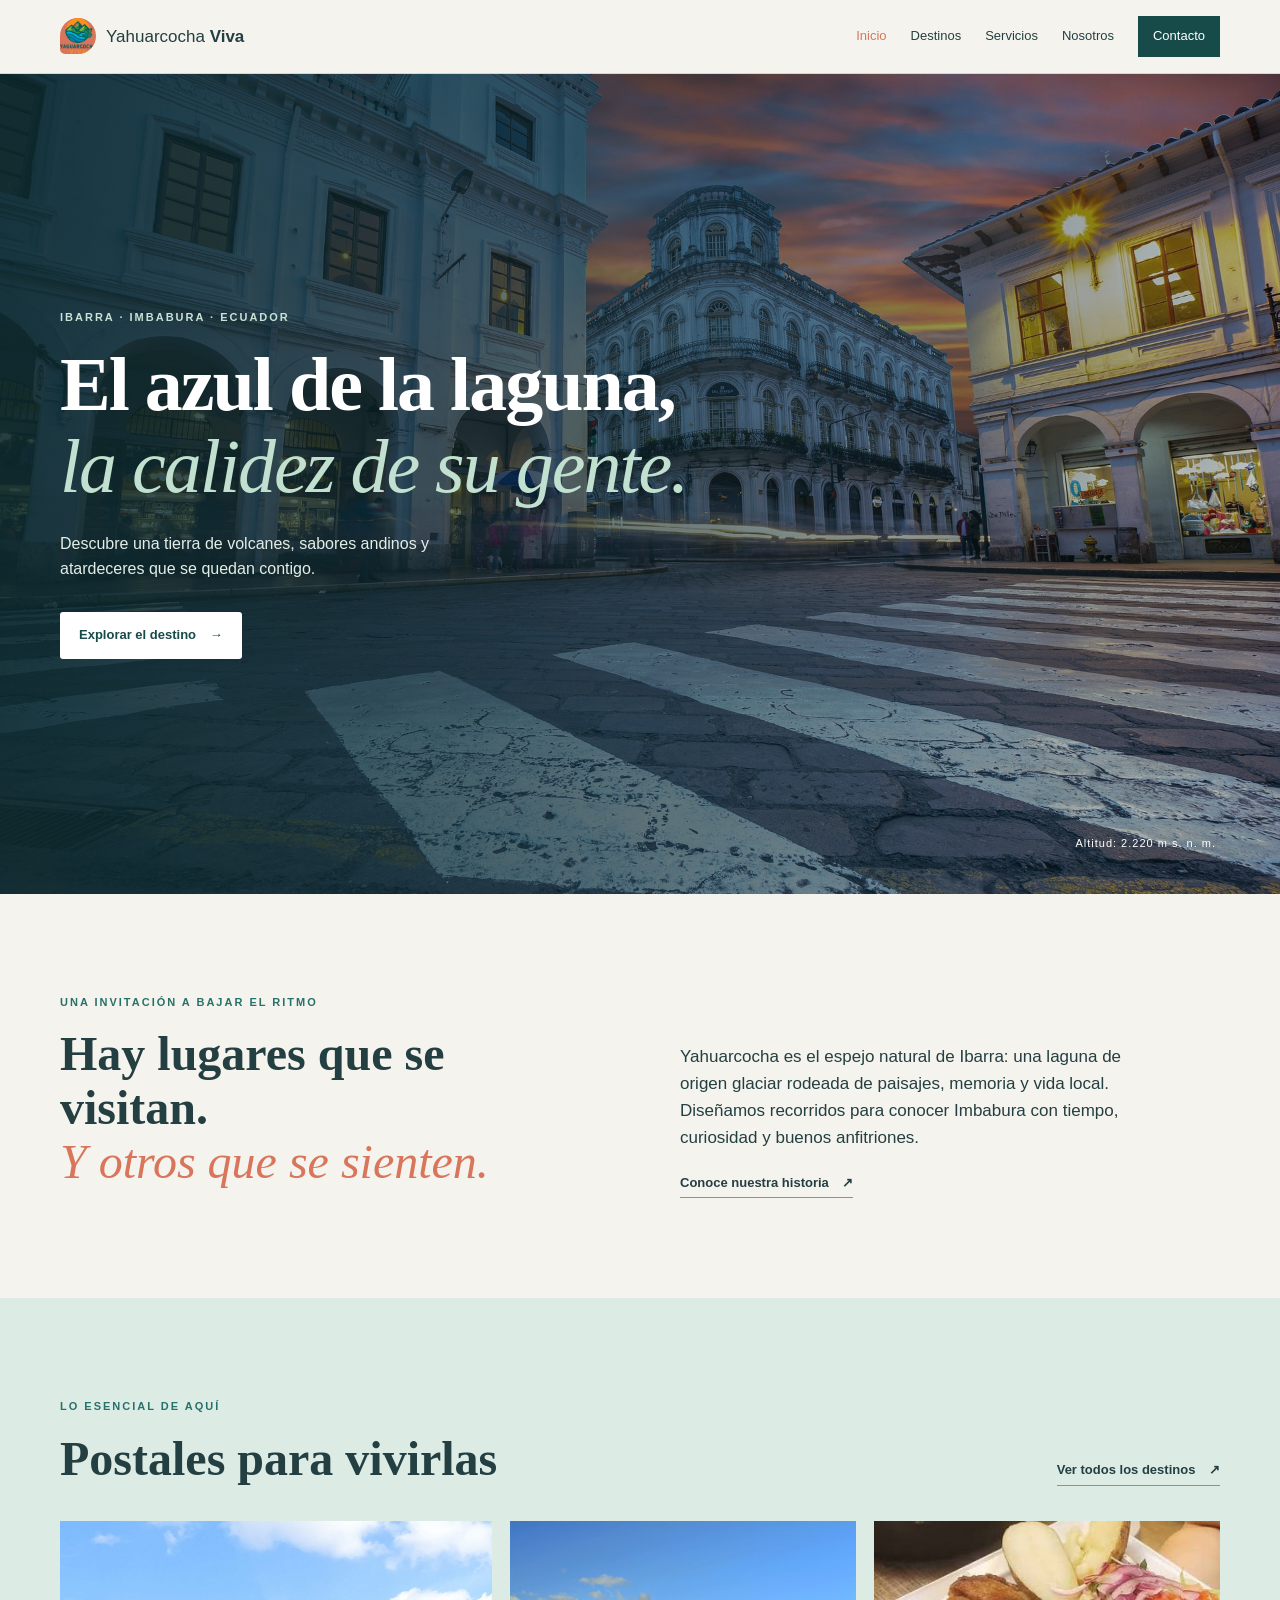
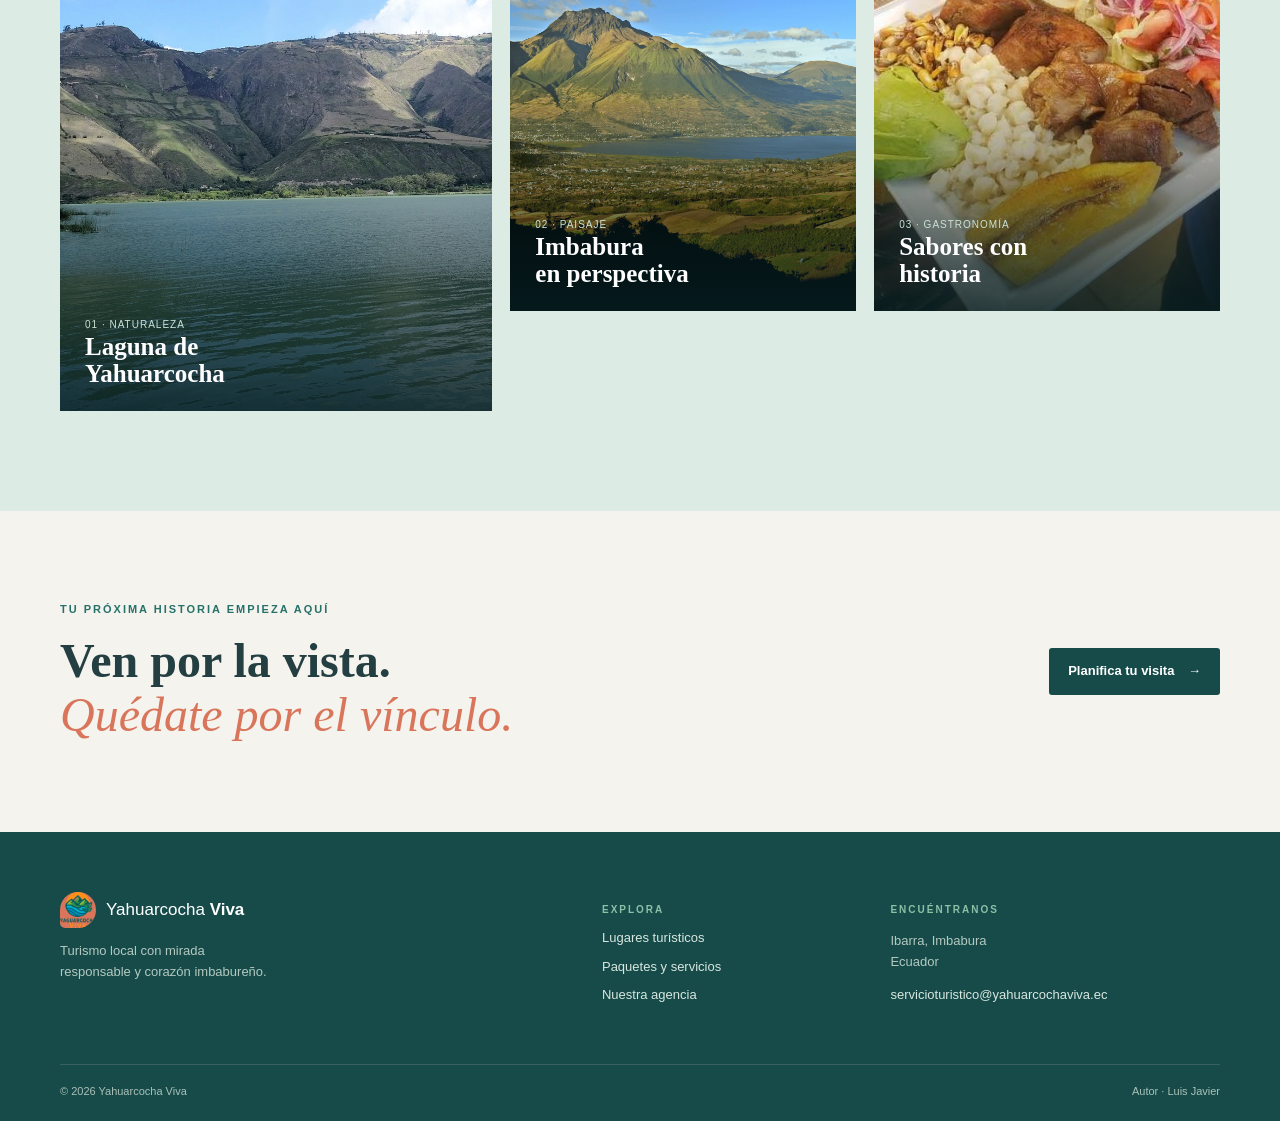
<file: index.html>
<!doctype html>
<html lang="es">
  <head>
    <meta charset="UTF-8" />
    <meta name="viewport" content="width=device-width, initial-scale=1.0" />
    <meta
      name="description"
      content="Yahuarcocha Viva promociona el turismo de Ibarra y Yahuarcocha."
    />
    <title>Yahuarcocha Viva | Inicio</title>
    <link rel="stylesheet" href="css/styles.css" />
  </head>
  <body>
    <header class="site-header">
      <div class="container nav-wrap">
        <a class="brand" href="index.html"
          ><img
            class="brand-mark"
            src="images/logo.png"
            alt="Logotipo Yahuarcocha Viva"
          /><span>Yahuarcocha <b>Viva</b></span></a
        >
        <nav class="main-nav" aria-label="Menú principal">
          <a class="active" href="index.html">Inicio</a
          ><a href="destinos.html">Destinos</a
          ><a href="servicios.html">Servicios</a
          ><a href="nosotros.html">Nosotros</a
          ><a class="nav-cta" href="contacto.html">Contacto</a>
        </nav>
      </div>
    </header>
    <main>
      <section class="hero">
        <div class="hero-image"></div>
        <div class="container hero-content">
          <p class="eyebrow light">Ibarra · Imbabura · Ecuador</p>
          <h1>El azul de la laguna,<br /><em>la calidez de su gente.</em></h1>
          <p class="hero-copy">
            Descubre una tierra de volcanes, sabores andinos y atardeceres que
            se quedan contigo.
          </p>
          <a class="button button-light" href="destinos.html"
            >Explorar el destino <span>→</span></a
          >
        </div>
        <p class="hero-note">Altitud: 2.220 m s. n. m.</p>
      </section>
      <section class="section-pad">
        <div class="container intro-grid">
          <div>
            <p class="eyebrow">Una invitación a bajar el ritmo</p>
            <h2>
              Hay lugares que se visitan.<br /><em>Y otros que se sienten.</em>
            </h2>
          </div>
          <div class="intro-text">
            <p>
              Yahuarcocha es el espejo natural de Ibarra: una laguna de origen
              glaciar rodeada de paisajes, memoria y vida local. Diseñamos
              recorridos para conocer Imbabura con tiempo, curiosidad y buenos
              anfitriones.
            </p>
            <a class="text-link" href="nosotros.html"
              >Conoce nuestra historia <span>↗</span></a
            >
          </div>
        </div>
      </section>
      <section class="section-pad section-soft">
        <div class="container">
          <div class="section-heading">
            <div>
              <p class="eyebrow">Lo esencial de aquí</p>
              <h2>Postales para vivirlas</h2>
            </div>
            <a class="text-link" href="destinos.html"
              >Ver todos los destinos <span>↗</span></a
            >
          </div>
          <div class="feature-grid">
            <a
              class="feature-card feature-large"
              href="destinos.html#yahuarcocha"
              ><img
                src="images/lagunaYahuarcocha.jpg"
                alt="Laguna de Yahuarcocha"
              /><span class="card-overlay"
                ><small>01 · Naturaleza</small
                ><strong>Laguna de<br />Yahuarcocha</strong></span
              ></a
            >
            <a class="feature-card" href="destinos.html#san-pablo"
              ><img
                src="images/ImbaburaEnPerspectiva.jpg"
                alt="Volcán Imbabura en perspectiva"
              /><span class="card-overlay"
                ><small>02 · Paisaje</small
                ><strong>Imbabura<br />en perspectiva</strong></span
              ></a
            >
            <a class="feature-card" href="servicios.html#gastronomia"
              ><img
                src="images/saboresConHistoria.jpg"
                alt="Gastronomía tradicional de Ibarra"
              /><span class="card-overlay"
                ><small>03 · Gastronomía</small
                ><strong>Sabores con<br />historia</strong></span
              ></a
            >
          </div>
        </div>
      </section>
      <section class="callout container">
        <div>
          <p class="eyebrow">Tu próxima historia empieza aquí</p>
          <h2>Ven por la vista.<br /><em>Quédate por el vínculo.</em></h2>
        </div>
        <a class="button button-dark" href="contacto.html"
          >Planifica tu visita <span>→</span></a
        >
      </section>
    </main>
    <footer class="site-footer">
      <div class="container footer-grid">
        <div>
          <a class="brand brand-footer" href="index.html"
            ><img
              class="brand-mark"
              src="images/logo.png"
              alt="Logo Yahuarcocha Viva"
            /><span>Yahuarcocha <b>Viva</b></span></a
          >
          <p>Turismo local con mirada<br />responsable y corazón imbabureño.</p>
        </div>
        <div>
          <p class="footer-label">Explora</p>
          <a href="destinos.html">Lugares turísticos</a
          ><a href="servicios.html">Paquetes y servicios</a
          ><a href="nosotros.html">Nuestra agencia</a>
        </div>
        <div>
          <p class="footer-label">Encuéntranos</p>
          <p>Ibarra, Imbabura<br />Ecuador</p>
          <a href="mailto:servicioturistico@yahuarcochaviva.ec">servicioturistico@yahuarcochaviva.ec</a>
        </div>
      </div>
      <div class="container footer-bottom">
        <span>© 2026 Yahuarcocha Viva</span
        ><span>Autor · Luis Javier</span>
      </div>
    </footer>
  </body>
</html>
</file>
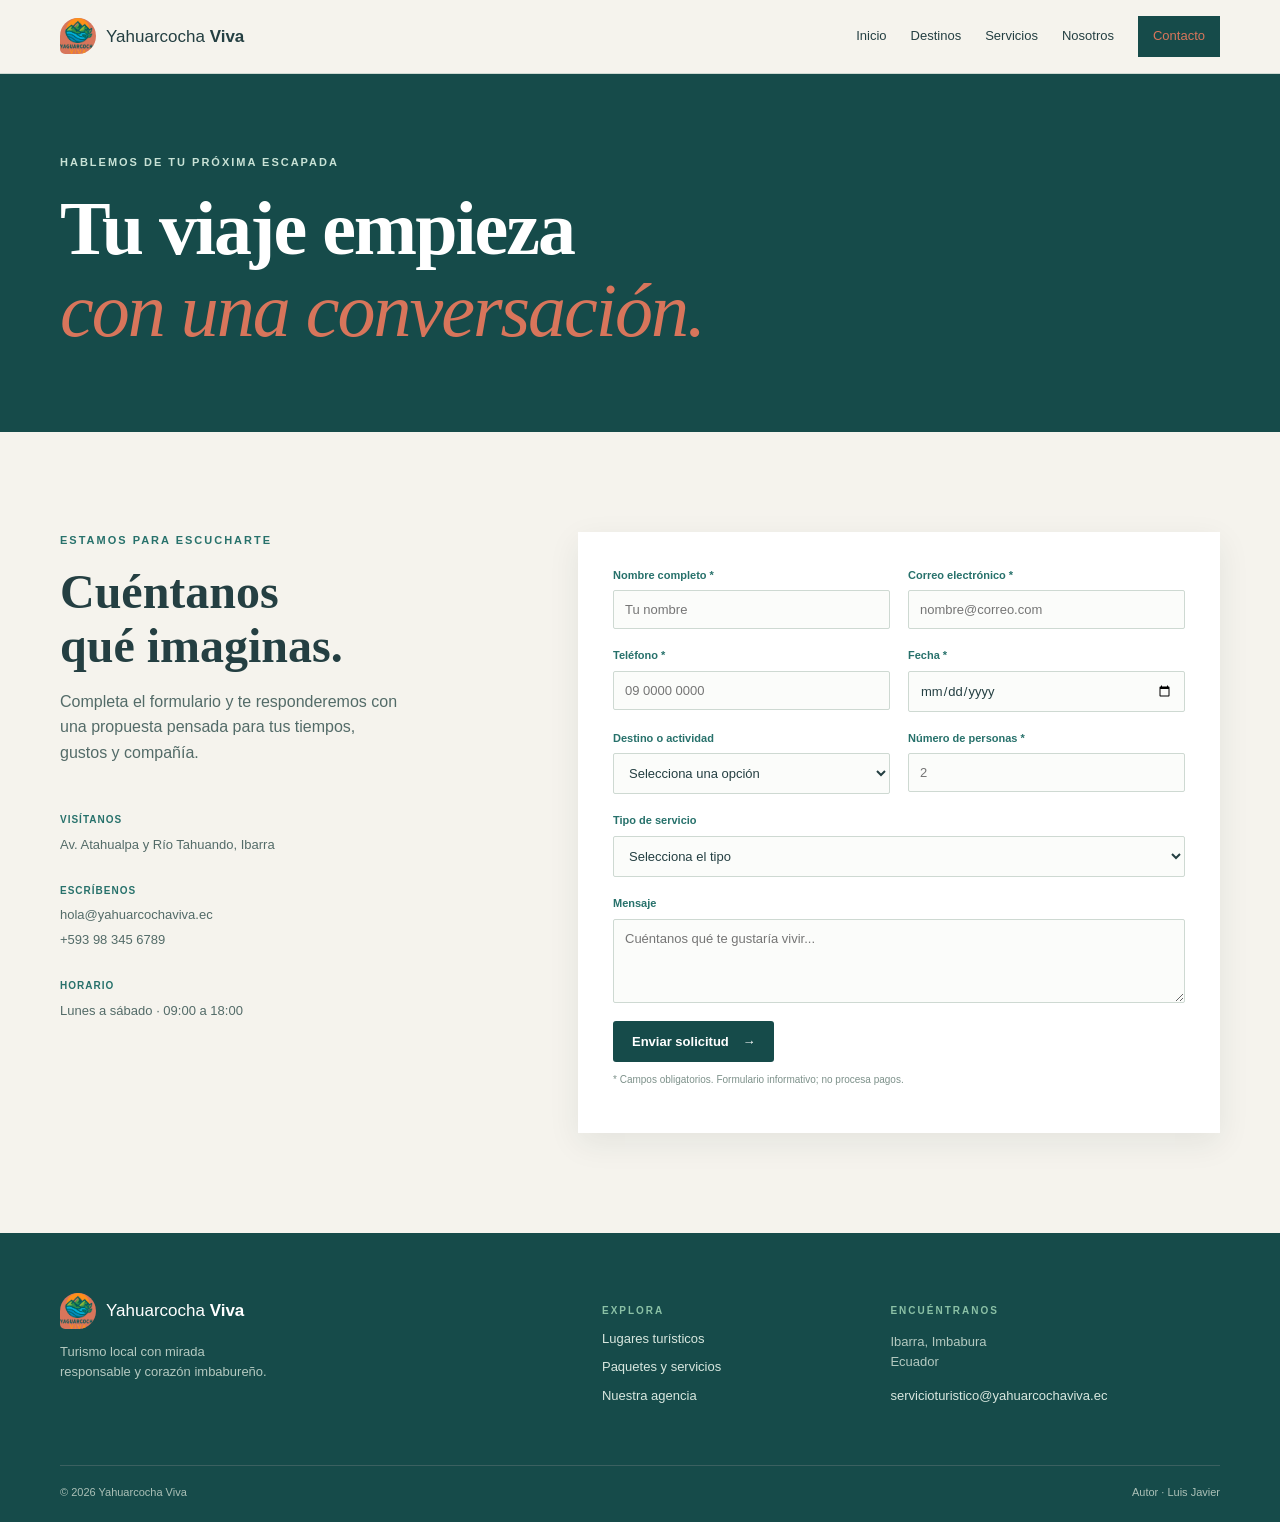
<file: contacto.html>
<!doctype html>
<html lang="es">
  <head>
    <meta charset="UTF-8" />
    <meta name="viewport" content="width=device-width, initial-scale=1.0" />
    <meta
      name="description"
      content="Formulario de contacto de Yahuarcocha Viva."
    />
    <title>Contacto | Yahuarcocha Viva</title>
    <link rel="stylesheet" href="css/styles.css" />
  </head>
  <body>
    <header class="site-header">
      <div class="container nav-wrap">
        <a class="brand" href="index.html"
          ><img
            class="brand-mark"
            src="images/logo.png"
            alt="Logotipo Yahuarcocha Viva"
          /><span>Yahuarcocha <b>Viva</b></span></a
        >
        <nav class="main-nav" aria-label="Menú principal">
          <a href="index.html">Inicio</a><a href="destinos.html">Destinos</a
          ><a href="servicios.html">Servicios</a
          ><a href="nosotros.html">Nosotros</a
          ><a class="nav-cta active" href="contacto.html">Contacto</a>
        </nav>
      </div>
    </header>
    <main>
      <section class="contact-hero">
        <div class="container">
          <p class="eyebrow light">Hablemos de tu próxima escapada</p>
          <h1>Tu viaje empieza<br /><em>con una conversación.</em></h1>
        </div>
      </section>
      <section class="section-pad">
        <div class="container contact-grid">
          <div class="contact-intro">
            <p class="eyebrow">Estamos para escucharte</p>
            <h2>Cuéntanos<br />qué imaginas.</h2>
            <p>
              Completa el formulario y te responderemos con una propuesta
              pensada para tus tiempos, gustos y compañía.
            </p>
            <div class="contact-details">
              <div>
                <span>Visítanos</span>
                <p>Av. Atahualpa y Río Tahuando, Ibarra</p>
              </div>
              <div>
                <span>Escríbenos</span
                ><a href="mailto:hola@yahuarcochaviva.ec"
                  >hola@yahuarcochaviva.ec</a
                ><a href="tel:+593983456789">+593 98 345 6789</a>
              </div>
              <div>
                <span>Horario</span>
                <p>Lunes a sábado · 09:00 a 18:00</p>
              </div>
            </div>
          </div>
          <form class="contact-form" action="#" method="post">
            <div class="form-row">
              <div class="field">
                <label for="nombre">Nombre completo *</label
                ><input
                  id="nombre"
                  name="nombre"
                  type="text"
                  required
                  placeholder="Tu nombre"
                />
              </div>
              <div class="field">
                <label for="correo">Correo electrónico *</label
                ><input
                  id="correo"
                  name="correo"
                  type="email"
                  required
                  placeholder="nombre@correo.com"
                />
              </div>
            </div>
            <div class="form-row">
              <div class="field">
                <label for="telefono">Teléfono *</label
                ><input
                  id="telefono"
                  name="telefono"
                  type="tel"
                  required
                  placeholder="09 0000 0000"
                />
              </div>
              <div class="field">
                <label for="fecha">Fecha *</label
                ><input id="fecha" name="fecha" type="date" required />
              </div>
            </div>
            <div class="form-row">
              <div class="field">
                <label for="destino">Destino o actividad</label
                ><select id="destino" name="destino">
                  <option value="">Selecciona una opción</option>
                  <option>Laguna de Yahuarcocha</option>
                  <option>Mirador de San Pablo</option>
                  <option>Ruta de sabores</option>
                  <option>Montaña y laguna</option>
                </select>
              </div>
              <div class="field">
                <label for="personas">Número de personas *</label
                ><input
                  id="personas"
                  name="personas"
                  type="number"
                  min="1"
                  max="30"
                  required
                  placeholder="2"
                />
              </div>
            </div>
            <div class="field">
              <label for="servicio">Tipo de servicio</label
              ><select id="servicio" name="servicio">
                <option value="">Selecciona el tipo</option>
                <option>Tour de un día</option>
                <option>Paquete de fin de semana</option>
                <option>Tour privado</option>
                <option>Transporte turístico</option>
              </select>
            </div>
            <div class="field">
              <label for="mensaje">Mensaje</label
              ><textarea
                id="mensaje"
                name="mensaje"
                rows="4"
                placeholder="Cuéntanos qué te gustaría vivir..."
              ></textarea>
            </div>
            <button class="button button-dark" type="submit">
              Enviar solicitud <span>→</span>
            </button>
            <p class="form-note">
              * Campos obligatorios. Formulario informativo; no procesa pagos.
            </p>
          </form>
        </div>
      </section>
    </main>
    <footer class="site-footer">
      <div class="container footer-grid">
        <div>
          <a class="brand brand-footer" href="index.html"
            ><img
              class="brand-mark"
              src="images/logo.png"
              alt="Logo Yahuarcocha Viva"
            /><span>Yahuarcocha <b>Viva</b></span></a
          >
          <p>Turismo local con mirada<br />responsable y corazón imbabureño.</p>
        </div>
        <div>
          <p class="footer-label">Explora</p>
          <a href="destinos.html">Lugares turísticos</a
          ><a href="servicios.html">Paquetes y servicios</a
          ><a href="nosotros.html">Nuestra agencia</a>
        </div>
        <div>
          <p class="footer-label">Encuéntranos</p>
          <p>Ibarra, Imbabura<br />Ecuador</p>
          <a href="mailto:servicioturistico@yahuarcochaviva.ec">servicioturistico@yahuarcochaviva.ec</a>
        </div>
      </div>
      <div class="container footer-bottom">
        <span>© 2026 Yahuarcocha Viva</span
        ><span>Autor · Luis Javier</span>
      </div>
    </footer>
  </body>
</html>
</file>
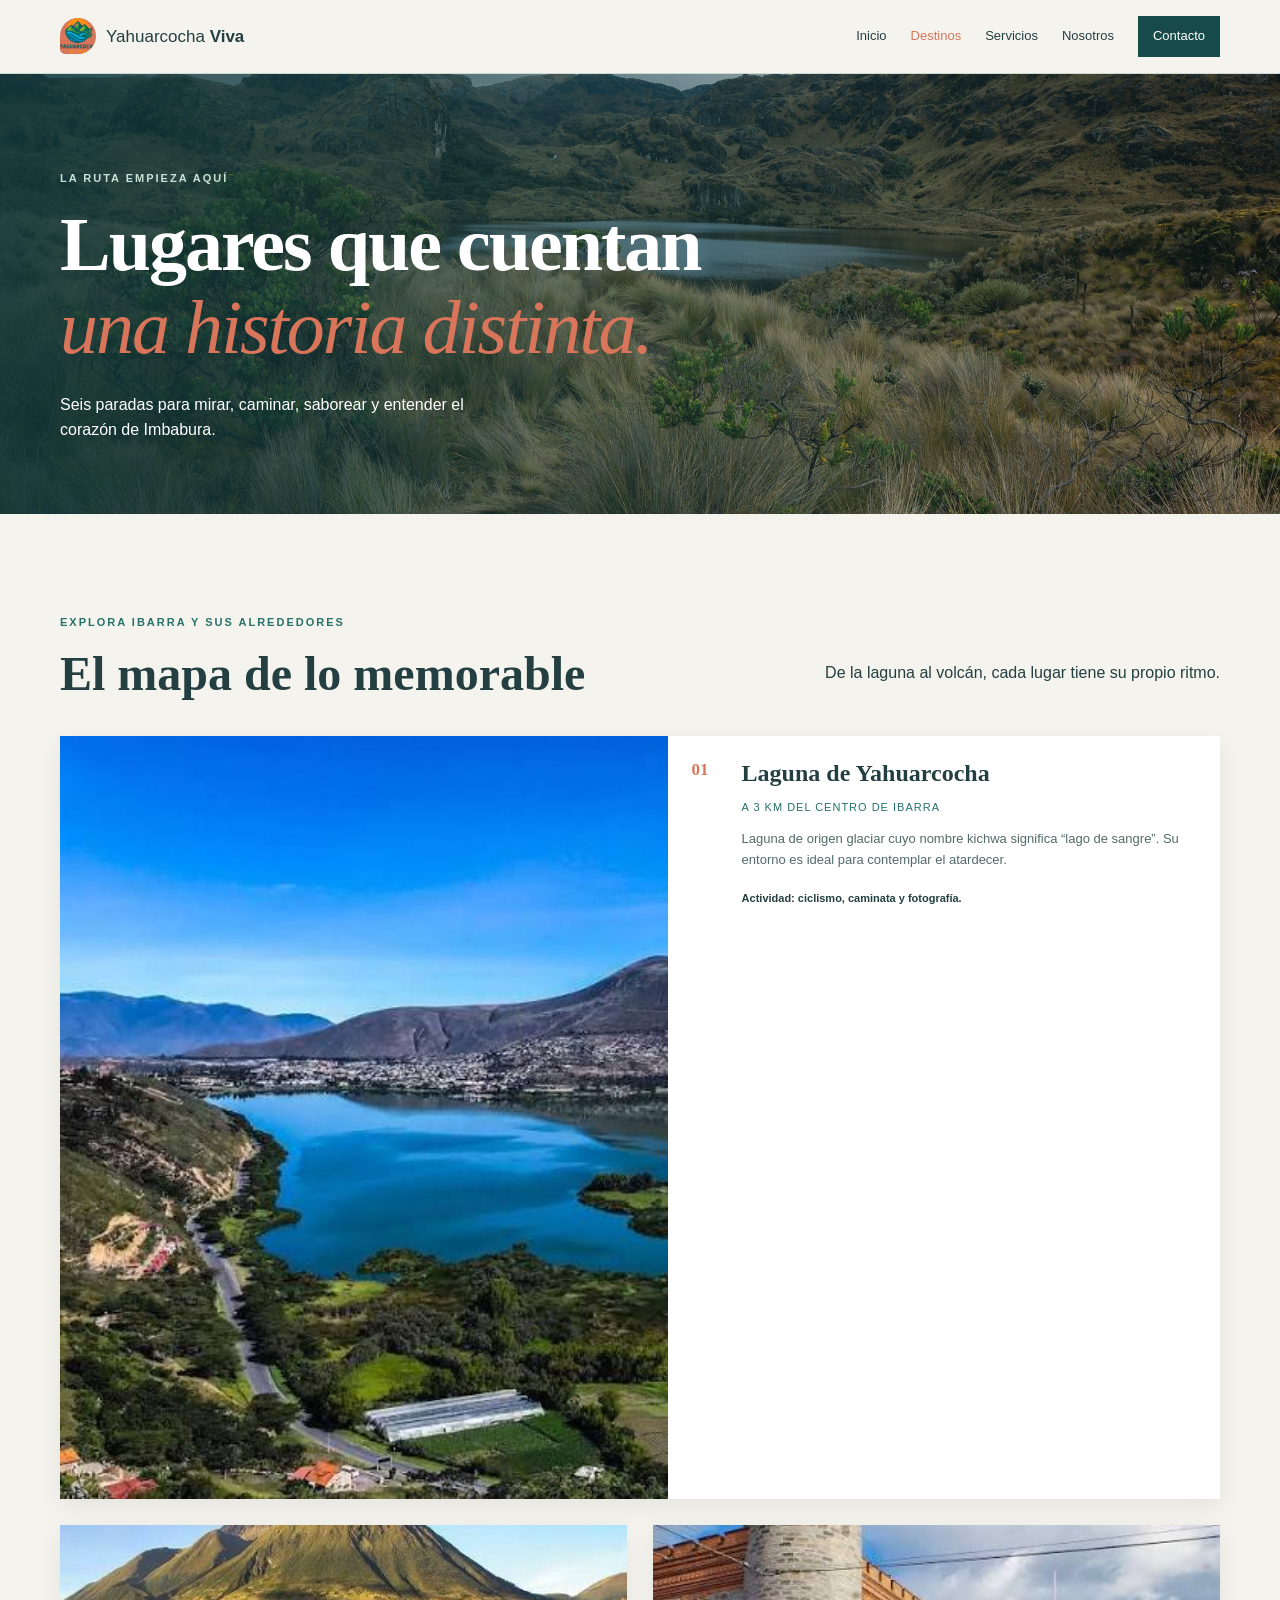
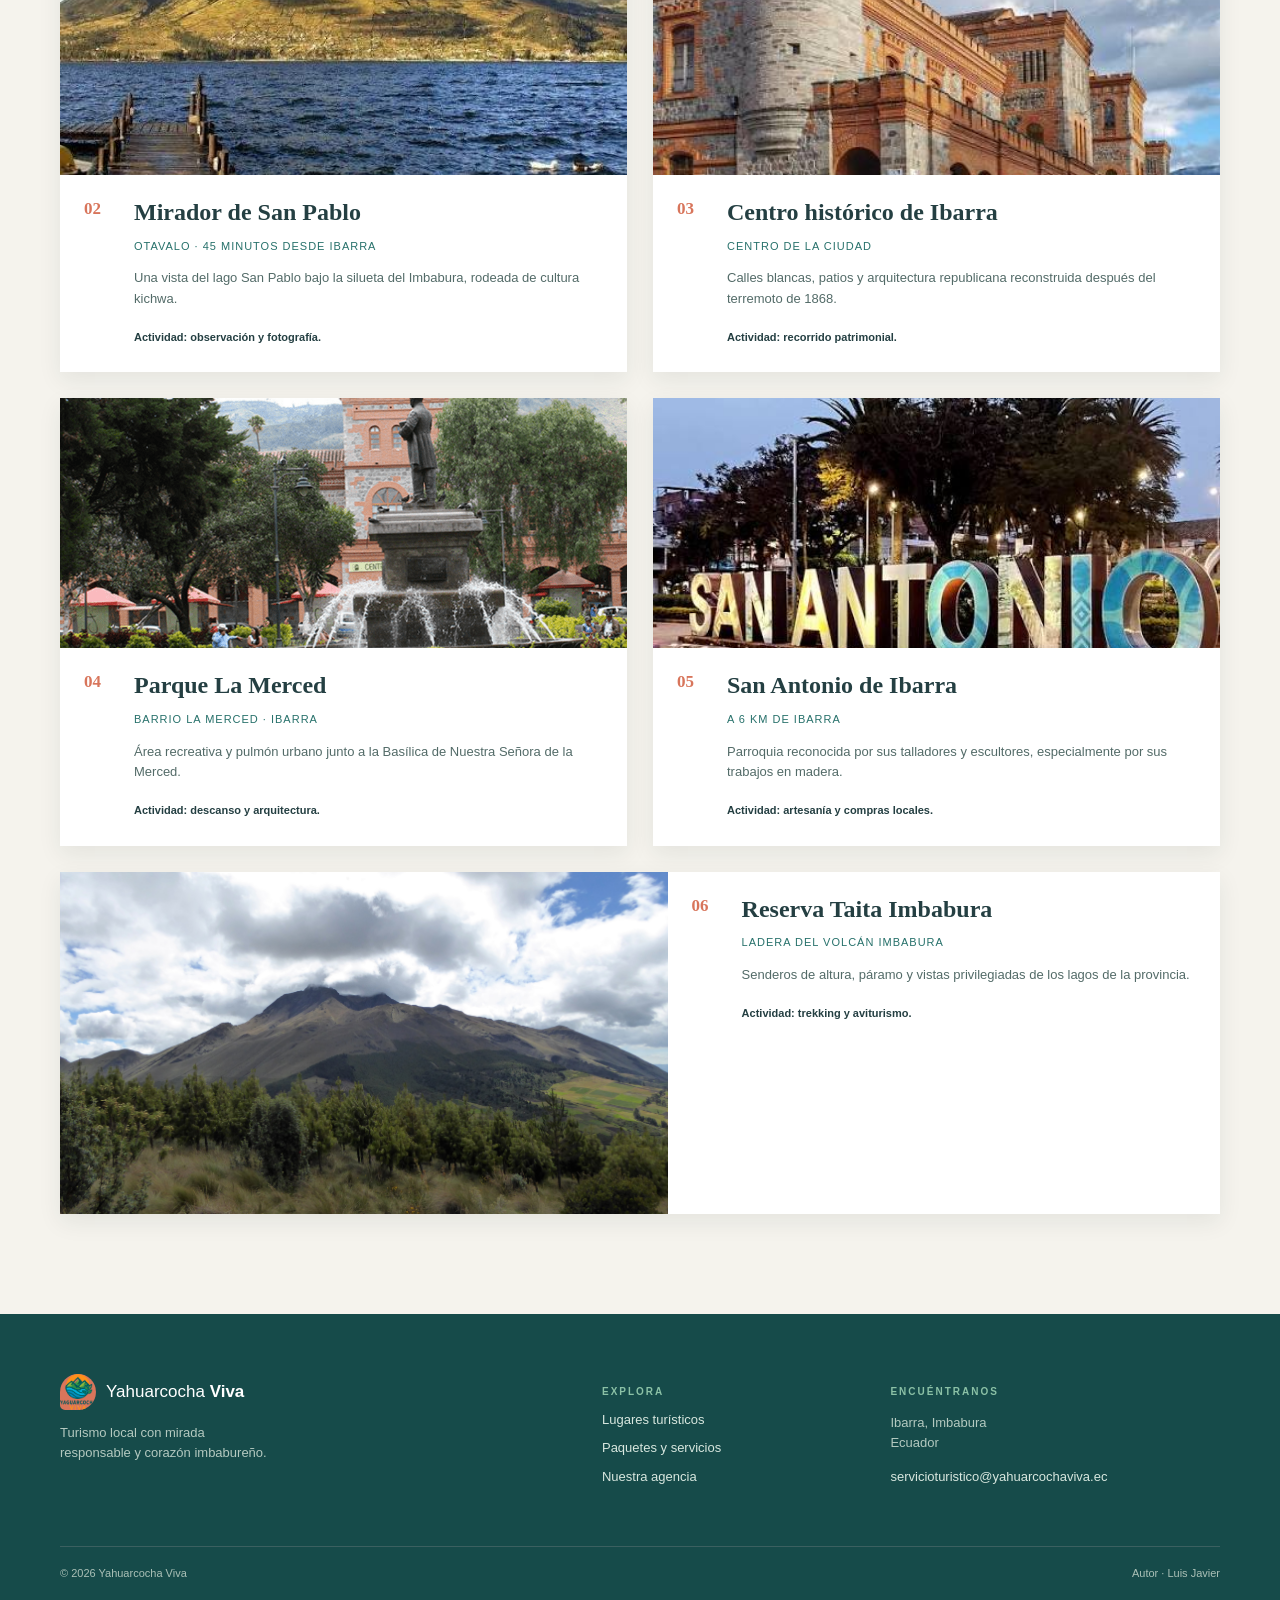
<file: destinos.html>
<!doctype html>
<html lang="es">
  <head>
    <meta charset="UTF-8" />
    <meta name="viewport" content="width=device-width, initial-scale=1.0" />
    <meta
      name="description"
      content="Seis atractivos turísticos de Ibarra, Yahuarcocha e Imbabura."
    />
    <title>Destinos | Yahuarcocha Viva</title>
    <link rel="stylesheet" href="css/styles.css" />
  </head>
  <body>
    <header class="site-header">
      <div class="container nav-wrap">
        <a class="brand" href="index.html"
          ><img
            class="brand-mark"
            src="images/logo.png"
            alt="Logotipo Yahuarcocha Viva"
          /><span>Yahuarcocha <b>Viva</b></span></a
        >
        <nav class="main-nav" aria-label="Menú principal">
          <a href="index.html">Inicio</a
          ><a class="active" href="destinos.html">Destinos</a
          ><a href="servicios.html">Servicios</a
          ><a href="nosotros.html">Nosotros</a
          ><a class="nav-cta" href="contacto.html">Contacto</a>
        </nav>
      </div>
    </header>
    <main>
      <section class="page-hero">
        <div class="container page-hero-content">
          <p class="eyebrow light">La ruta empieza aquí</p>
          <h1>Lugares que cuentan<br /><em>una historia distinta.</em></h1>
          <p>
            Seis paradas para mirar, caminar, saborear y entender el corazón de
            Imbabura.
          </p>
        </div>
      </section>
      <section class="section-pad">
        <div class="container">
          <div class="section-heading">
            <div>
              <p class="eyebrow">Explora Ibarra y sus alrededores</p>
              <h2>El mapa de lo memorable</h2>
            </div>
            <p>De la laguna al volcán, cada lugar tiene su propio ritmo.</p>
          </div>
          <div class="destinations-grid">
            <article class="destination-card destination-wide" id="yahuarcocha">
              <img
                src="images/laguna_yahuarcocha.jpg"
                alt="Laguna de Yahuarcocha"
              />
              <div class="destination-info">
                <span class="number">01</span>
                <div>
                  <h3>Laguna de Yahuarcocha</h3>
                  <p class="location">A 3 km del centro de Ibarra</p>
                  <p>
                    Laguna de origen glaciar cuyo nombre kichwa significa “lago
                    de sangre”. Su entorno es ideal para contemplar el
                    atardecer.
                  </p>
                  <strong>Actividad: ciclismo, caminata y fotografía.</strong>
                </div>
              </div>
            </article>
            <article class="destination-card" id="san-pablo">
              <img
                src="images/MiradorSanPablo.jpg"
                alt="Mirador del lago San Pablo"
              />
              <div class="destination-info">
                <span class="number">02</span>
                <div>
                  <h3>Mirador de San Pablo</h3>
                  <p class="location">Otavalo · 45 minutos desde Ibarra</p>
                  <p>
                    Una vista del lago San Pablo bajo la silueta del Imbabura,
                    rodeada de cultura kichwa.
                  </p>
                  <strong>Actividad: observación y fotografía.</strong>
                </div>
              </div>
            </article>
            <article class="destination-card">
              <img
                src="images/CentroHistoricoIbarra.jpg"
                alt="Centro histórico de Ibarra"
              />
              <div class="destination-info">
                <span class="number">03</span>
                <div>
                  <h3>Centro histórico de Ibarra</h3>
                  <p class="location">Centro de la ciudad</p>
                  <p>
                    Calles blancas, patios y arquitectura republicana
                    reconstruida después del terremoto de 1868.
                  </p>
                  <strong>Actividad: recorrido patrimonial.</strong>
                </div>
              </div>
            </article>
            <article class="destination-card">
              <img
                src="images/ParqueLaMerced.png"
                alt="Parque La Merced de Ibarra"
              />
              <div class="destination-info">
                <span class="number">04</span>
                <div>
                  <h3>Parque La Merced</h3>
                  <p class="location">Barrio La Merced · Ibarra</p>
                  <p>
                    Área recreativa y pulmón urbano junto a la Basílica de
                    Nuestra Señora de la Merced.
                  </p>
                  <strong>Actividad: descanso y arquitectura.</strong>
                </div>
              </div>
            </article>
            <article class="destination-card">
              <img
                src="images/SanAntonioIbarra.jpg"
                alt="Artesanías de San Antonio de Ibarra"
              />
              <div class="destination-info">
                <span class="number">05</span>
                <div>
                  <h3>San Antonio de Ibarra</h3>
                  <p class="location">A 6 km de Ibarra</p>
                  <p>
                    Parroquia reconocida por sus talladores y escultores,
                    especialmente por sus trabajos en madera.
                  </p>
                  <strong>Actividad: artesanía y compras locales.</strong>
                </div>
              </div>
            </article>
            <article class="destination-card destination-wide">
              <img
                src="images/ReservaTaitaImbabura.jpg"
                alt="Paisaje de la Reserva Taita Imbabura"
              />
              <div class="destination-info">
                <span class="number">06</span>
                <div>
                  <h3>Reserva Taita Imbabura</h3>
                  <p class="location">Ladera del volcán Imbabura</p>
                  <p>
                    Senderos de altura, páramo y vistas privilegiadas de los
                    lagos de la provincia.
                  </p>
                  <strong>Actividad: trekking y aviturismo.</strong>
                </div>
              </div>
            </article>
          </div>
        </div>
      </section>
    </main>
    <footer class="site-footer">
      <div class="container footer-grid">
        <div>
          <a class="brand brand-footer" href="index.html"
            ><img
              class="brand-mark"
              src="images/logo.png"
              alt="Logo Yahuarcocha Viva"
            /><span>Yahuarcocha <b>Viva</b></span></a
          >
          <p>Turismo local con mirada<br />responsable y corazón imbabureño.</p>
        </div>
        <div>
          <p class="footer-label">Explora</p>
          <a href="destinos.html">Lugares turísticos</a
          ><a href="servicios.html">Paquetes y servicios</a
          ><a href="nosotros.html">Nuestra agencia</a>
        </div>
        <div>
          <p class="footer-label">Encuéntranos</p>
          <p>Ibarra, Imbabura<br />Ecuador</p>
          <a href="mailto:servicioturistico@yahuarcochaviva.ec">servicioturistico@yahuarcochaviva.ec</a>
        </div>
      </div>
      <div class="container footer-bottom">
        <span>© 2026 Yahuarcocha Viva</span
        ><span>Autor · Luis Javier</span>
      </div>
    </footer>
  </body>
</html>
</file>
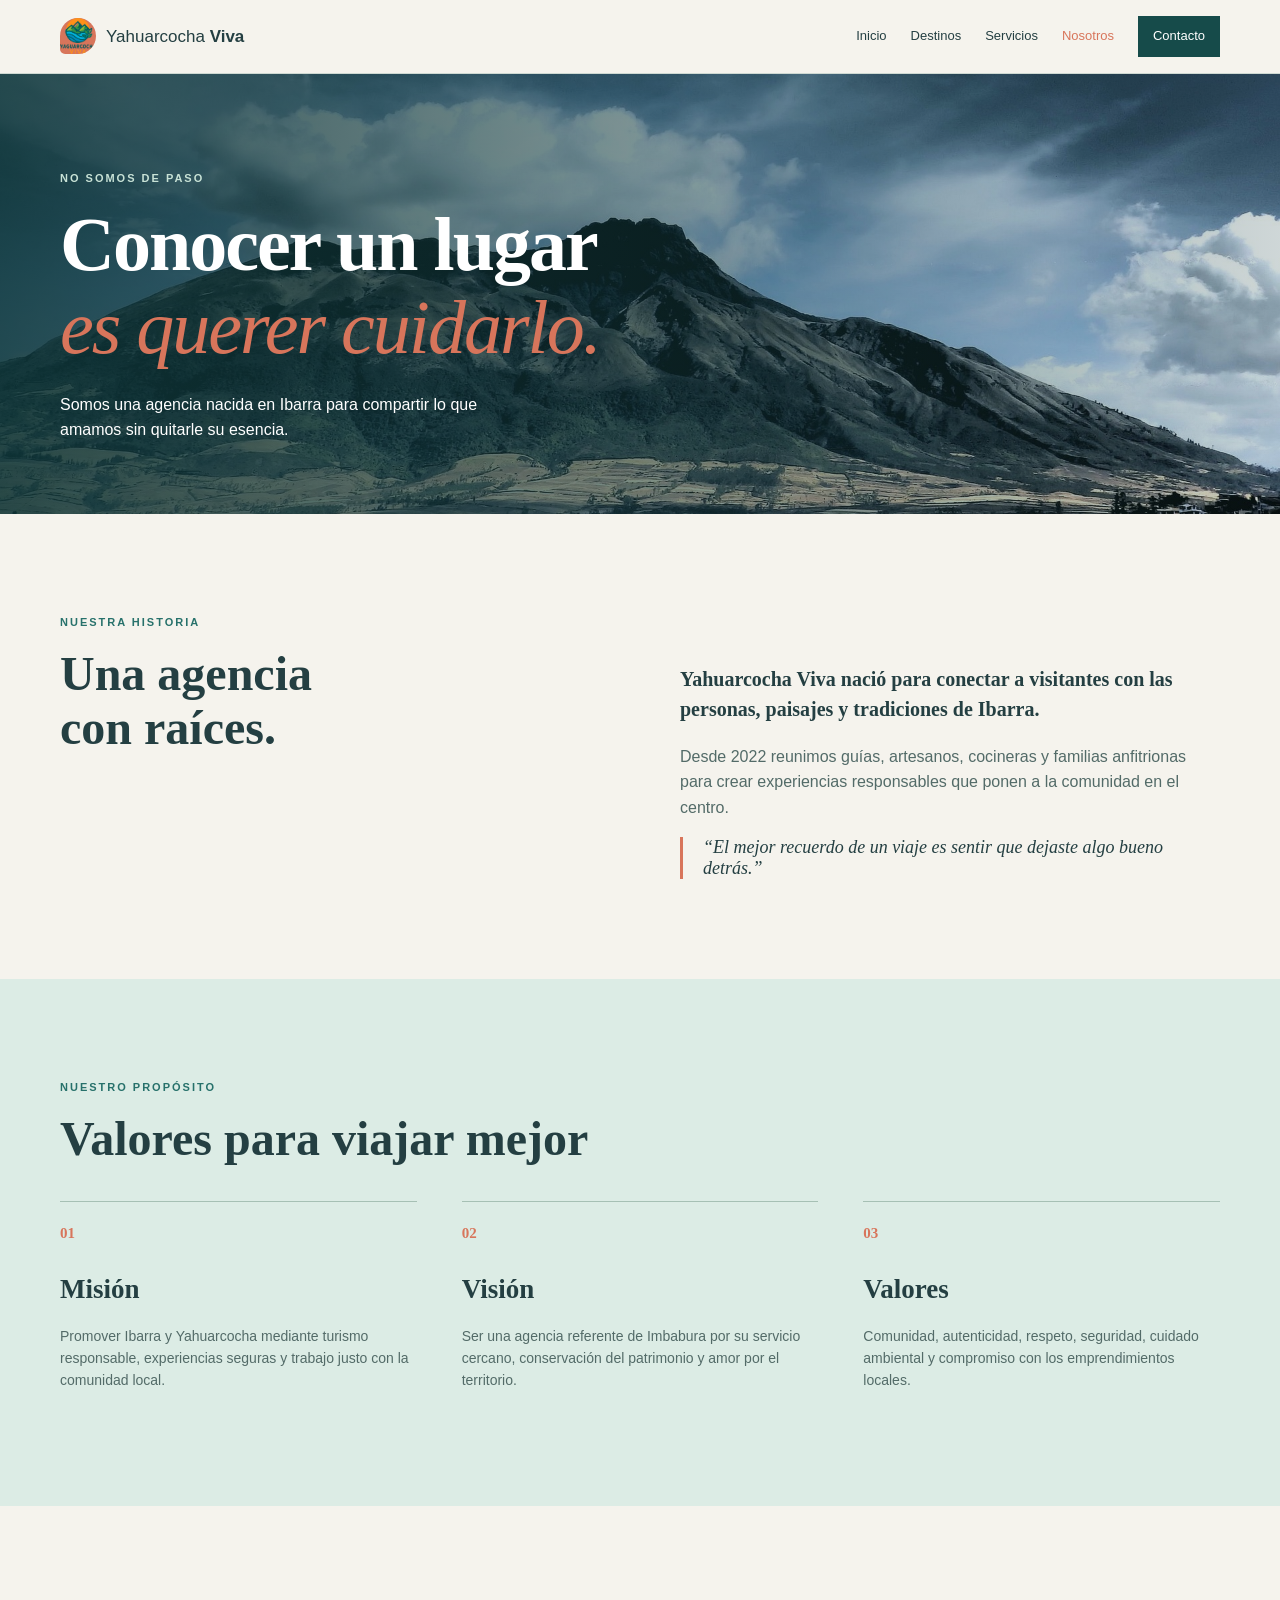
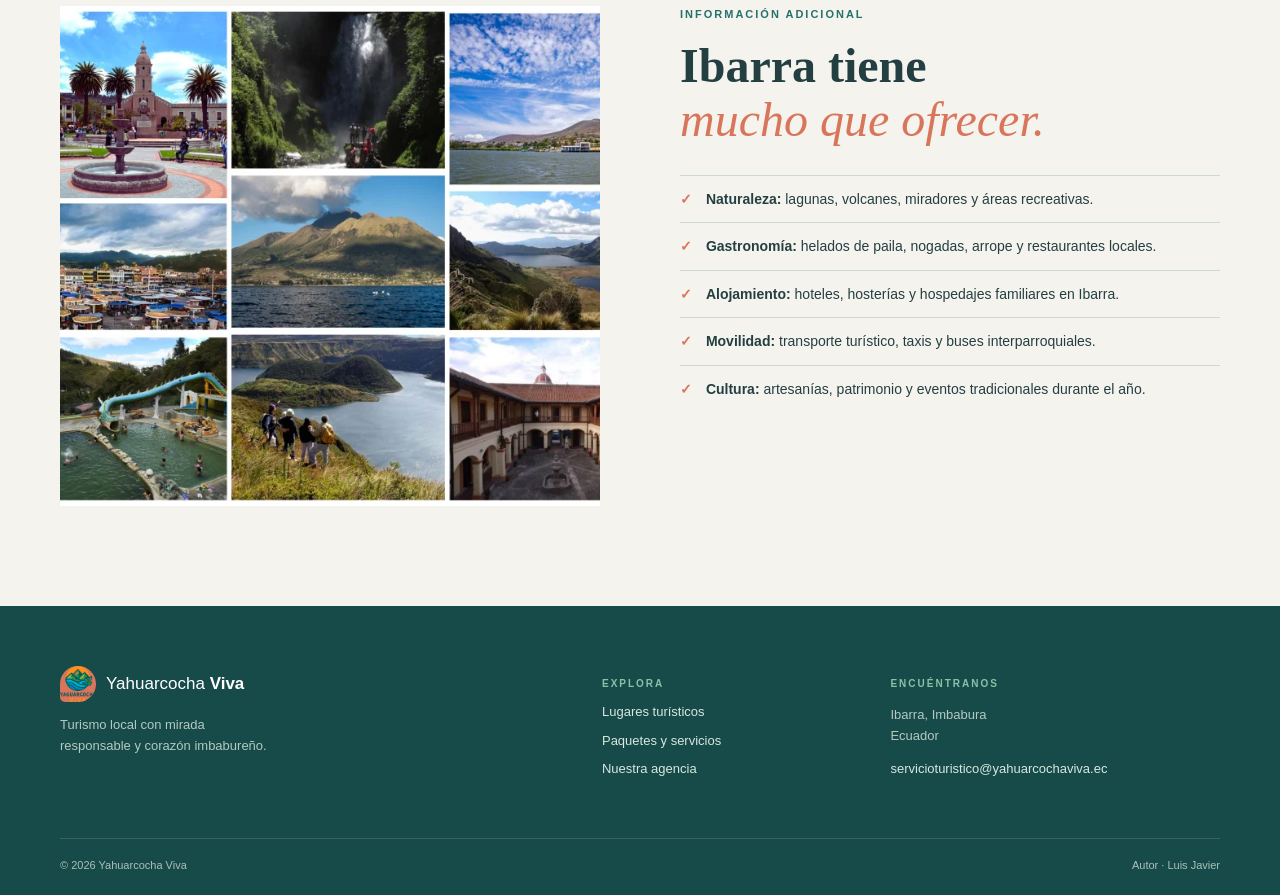
<file: nosotros.html>
<!doctype html>
<html lang="es">
  <head>
    <meta charset="UTF-8" />
    <meta name="viewport" content="width=device-width, initial-scale=1.0" />
    <meta
      name="description"
      content="Historia, misión y visión de Yahuarcocha Viva."
    />
    <title>Nosotros | Yahuarcocha Viva</title>
    <link rel="stylesheet" href="css/styles.css" />
  </head>
  <body>
    <header class="site-header">
      <div class="container nav-wrap">
        <a class="brand" href="index.html"
          ><img
            class="brand-mark"
            src="images/logo.png"
            alt="Logotipo Yahuarcocha Viva"
          /><span>Yahuarcocha <b>Viva</b></span></a
        >
        <nav class="main-nav" aria-label="Menú principal">
          <a href="index.html">Inicio</a><a href="destinos.html">Destinos</a
          ><a href="servicios.html">Servicios</a
          ><a class="active" href="nosotros.html">Nosotros</a
          ><a class="nav-cta" href="contacto.html">Contacto</a>
        </nav>
      </div>
    </header>
    <main>
      <section class="page-hero page-hero-about">
        <div class="container page-hero-content">
          <p class="eyebrow light">No somos de paso</p>
          <h1>Conocer un lugar<br /><em>es querer cuidarlo.</em></h1>
          <p>
            Somos una agencia nacida en Ibarra para compartir lo que amamos sin
            quitarle su esencia.
          </p>
        </div>
      </section>
      <section class="section-pad">
        <div class="container story-grid">
          <div>
            <p class="eyebrow">Nuestra historia</p>
            <h2>Una agencia<br />con raíces.</h2>
          </div>
          <div class="story-copy">
            <p class="lead">
              Yahuarcocha Viva nació para conectar a visitantes con las
              personas, paisajes y tradiciones de Ibarra.
            </p>
            <p>
              Desde 2022 reunimos guías, artesanos, cocineras y familias
              anfitrionas para crear experiencias responsables que ponen a la
              comunidad en el centro.
            </p>
            <div class="quote">
              “El mejor recuerdo de un viaje es sentir que dejaste algo bueno
              detrás.”
            </div>
          </div>
        </div>
      </section>
      <section class="section-pad section-soft">
        <div class="container">
          <div class="section-heading">
            <div>
              <p class="eyebrow">Nuestro propósito</p>
              <h2>Valores para viajar mejor</h2>
            </div>
          </div>
          <div class="values-grid">
            <article>
              <span>01</span>
              <h3>Misión</h3>
              <p>
                Promover Ibarra y Yahuarcocha mediante turismo responsable,
                experiencias seguras y trabajo justo con la comunidad local.
              </p>
            </article>
            <article>
              <span>02</span>
              <h3>Visión</h3>
              <p>
                Ser una agencia referente de Imbabura por su servicio cercano,
                conservación del patrimonio y amor por el territorio.
              </p>
            </article>
            <article>
              <span>03</span>
              <h3>Valores</h3>
              <p>
                Comunidad, autenticidad, respeto, seguridad, cuidado ambiental y
                compromiso con los emprendimientos locales.
              </p>
            </article>
          </div>
        </div>
      </section>
      <section class="section-pad">
        <div class="container reasons-grid">
          <div class="reasons-image">
            <img
              src="images/ImbaburaDestinoTieneTodo.webp"
              alt="Paisaje natural de Imbabura"
            />
          </div>
          <div>
            <p class="eyebrow">Información adicional</p>
            <h2>Ibarra tiene<br /><em>mucho que ofrecer.</em></h2>
            <ul class="check-list">
              <li>
                <b>Naturaleza:</b> lagunas, volcanes, miradores y áreas
                recreativas.
              </li>
              <li>
                <b>Gastronomía:</b> helados de paila, nogadas, arrope y
                restaurantes locales.
              </li>
              <li>
                <b>Alojamiento:</b> hoteles, hosterías y hospedajes familiares
                en Ibarra.
              </li>
              <li>
                <b>Movilidad:</b> transporte turístico, taxis y buses
                interparroquiales.
              </li>
              <li>
                <b>Cultura:</b> artesanías, patrimonio y eventos tradicionales
                durante el año.
              </li>
            </ul>
          </div>
        </div>
      </section>
    </main>
    <footer class="site-footer">
      <div class="container footer-grid">
        <div>
          <a class="brand brand-footer" href="index.html"
            ><img
              class="brand-mark"
              src="images/logo.png"
              alt="Logo Yahuarcocha Viva"
            /><span>Yahuarcocha <b>Viva</b></span></a
          >
          <p>Turismo local con mirada<br />responsable y corazón imbabureño.</p>
        </div>
        <div>
          <p class="footer-label">Explora</p>
          <a href="destinos.html">Lugares turísticos</a
          ><a href="servicios.html">Paquetes y servicios</a
          ><a href="nosotros.html">Nuestra agencia</a>
        </div>
        <div>
          <p class="footer-label">Encuéntranos</p>
          <p>Ibarra, Imbabura<br />Ecuador</p>
          <a href="mailto:servicioturistico@yahuarcochaviva.ec">servicioturistico@yahuarcochaviva.ec</a>
        </div>
      </div>
      <div class="container footer-bottom">
        <span>© 2026 Yahuarcocha Viva</span
        ><span>Autor · Luis Javier</span>
      </div>
    </footer>
  </body>
</html>
</file>
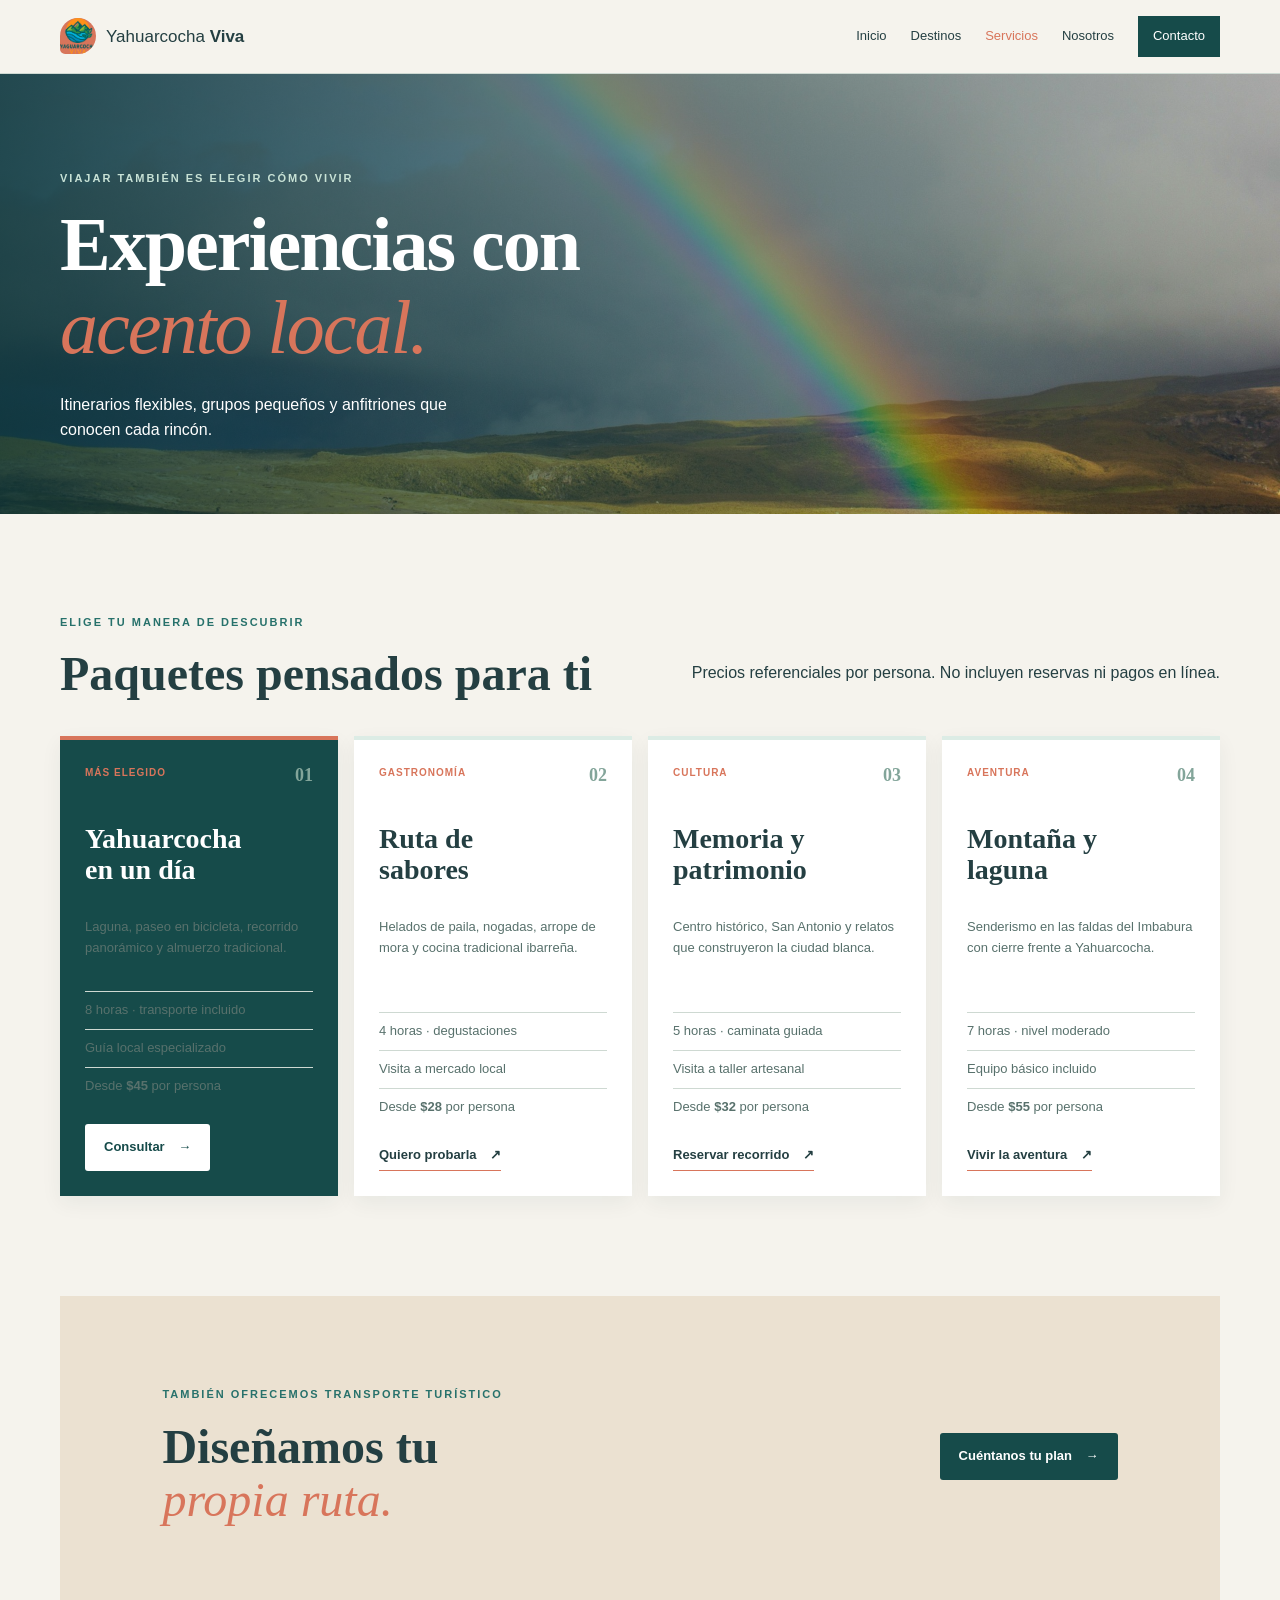
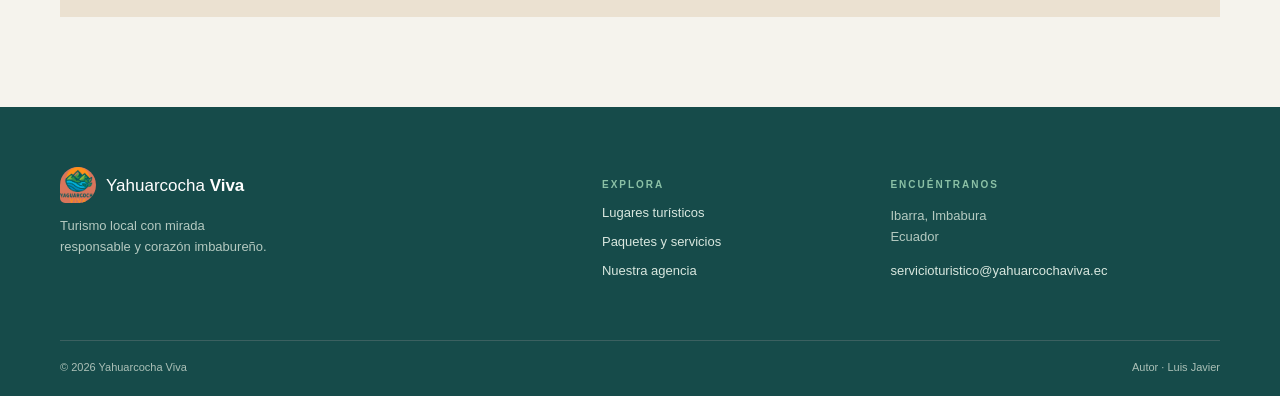
<file: servicios.html>
<!doctype html>
<html lang="es">
  <head>
    <meta charset="UTF-8" />
    <meta name="viewport" content="width=device-width, initial-scale=1.0" />
    <meta
      name="description"
      content="Paquetes turísticos y servicios de Yahuarcocha Viva."
    />
    <title>Servicios | Yahuarcocha Viva</title>
    <link rel="stylesheet" href="css/styles.css" />
  </head>
  <body>
    <header class="site-header">
      <div class="container nav-wrap">
        <a class="brand" href="index.html"
          ><img
            class="brand-mark"
            src="images/logo.png"
            alt="Logotipo Yahuarcocha Viva"
          /><span>Yahuarcocha <b>Viva</b></span></a
        >
        <nav class="main-nav" aria-label="Menú principal">
          <a href="index.html">Inicio</a><a href="destinos.html">Destinos</a
          ><a class="active" href="servicios.html">Servicios</a
          ><a href="nosotros.html">Nosotros</a
          ><a class="nav-cta" href="contacto.html">Contacto</a>
        </nav>
      </div>
    </header>
    <main>
      <section class="page-hero page-hero-services">
        <div class="container page-hero-content">
          <p class="eyebrow light">Viajar también es elegir cómo vivir</p>
          <h1>Experiencias con<br /><em>acento local.</em></h1>
          <p>
            Itinerarios flexibles, grupos pequeños y anfitriones que conocen
            cada rincón.
          </p>
        </div>
      </section>
      <section class="section-pad" id="gastronomia">
        <div class="container">
          <div class="section-heading">
            <div>
              <p class="eyebrow">Elige tu manera de descubrir</p>
              <h2>Paquetes pensados para ti</h2>
            </div>
            <p>
              Precios referenciales por persona. No incluyen reservas ni pagos
              en línea.
            </p>
          </div>
          <div class="package-grid">
            <article class="package-card package-featured">
              <div class="package-top">
                <span class="package-tag">Más elegido</span
                ><span class="package-number">01</span>
              </div>
              <h3>Yahuarcocha<br />en un día</h3>
              <p>
                Laguna, paseo en bicicleta, recorrido panorámico y almuerzo
                tradicional.
              </p>
              <ul>
                <li>8 horas · transporte incluido</li>
                <li>Guía local especializado</li>
                <li>Desde <b>$45</b> por persona</li>
              </ul>
              <a class="button button-light" href="contacto.html"
                >Consultar <span>→</span></a
              >
            </article>
            <article class="package-card">
              <div class="package-top">
                <span class="package-tag">Gastronomía</span
                ><span class="package-number">02</span>
              </div>
              <h3>Ruta de<br />sabores</h3>
              <p>
                Helados de paila, nogadas, arrope de mora y cocina tradicional
                ibarreña.
              </p>
              <ul>
                <li>4 horas · degustaciones</li>
                <li>Visita a mercado local</li>
                <li>Desde <b>$28</b> por persona</li>
              </ul>
              <a class="text-link" href="contacto.html"
                >Quiero probarla <span>↗</span></a
              >
            </article>
            <article class="package-card">
              <div class="package-top">
                <span class="package-tag">Cultura</span
                ><span class="package-number">03</span>
              </div>
              <h3>Memoria y<br />patrimonio</h3>
              <p>
                Centro histórico, San Antonio y relatos que construyeron la
                ciudad blanca.
              </p>
              <ul>
                <li>5 horas · caminata guiada</li>
                <li>Visita a taller artesanal</li>
                <li>Desde <b>$32</b> por persona</li>
              </ul>
              <a class="text-link" href="contacto.html"
                >Reservar recorrido <span>↗</span></a
              >
            </article>
            <article class="package-card">
              <div class="package-top">
                <span class="package-tag">Aventura</span
                ><span class="package-number">04</span>
              </div>
              <h3>Montaña y<br />laguna</h3>
              <p>
                Senderismo en las faldas del Imbabura con cierre frente a
                Yahuarcocha.
              </p>
              <ul>
                <li>7 horas · nivel moderado</li>
                <li>Equipo básico incluido</li>
                <li>Desde <b>$55</b> por persona</li>
              </ul>
              <a class="text-link" href="contacto.html"
                >Vivir la aventura <span>↗</span></a
              >
            </article>
          </div>
        </div>
      </section>
      <section class="service-note container">
        <div>
          <p class="eyebrow">También ofrecemos transporte turístico</p>
          <h2>Diseñamos tu<br /><em>propia ruta.</em></h2>
        </div>
        <a class="button button-dark" href="contacto.html"
          >Cuéntanos tu plan <span>→</span></a
        >
      </section>
    </main>
    <footer class="site-footer">
      <div class="container footer-grid">
        <div>
          <a class="brand brand-footer" href="index.html"
            ><img
              class="brand-mark"
              src="images/logo.png"
              alt="Logo Yahuarcocha Viva"
            /><span>Yahuarcocha <b>Viva</b></span></a
          >
          <p>Turismo local con mirada<br />responsable y corazón imbabureño.</p>
        </div>
        <div>
          <p class="footer-label">Explora</p>
          <a href="destinos.html">Lugares turísticos</a
          ><a href="servicios.html">Paquetes y servicios</a
          ><a href="nosotros.html">Nuestra agencia</a>
        </div>
        <div>
          <p class="footer-label">Encuéntranos</p>
          <p>Ibarra, Imbabura<br />Ecuador</p>
          <a href="mailto:servicioturistico@yahuarcochaviva.ec">servicioturistico@yahuarcochaviva.ec</a>
        </div>
      </div>
      <div class="container footer-bottom">
        <span>© 2026 Yahuarcocha Viva</span
        ><span>Autor · Luis Javier</span>
      </div>
    </footer>
  </body>
</html>
</file>
<file: css/styles.css>
:root {
  --verde: #164b4a;
  --verde-claro: #dcece5;
  --coral: #d8755b;
  --crema: #f5f3ed;
  --arena: #ebe1d1;
  --texto: #243f42;
  --blanco: #fff;
  --serif: Georgia, "Times New Roman", serif;
  --sans: Arial, Helvetica, sans-serif;
}
* {
  box-sizing: border-box;
}
html {
  scroll-behavior: smooth;
}
body {
  margin: 0;
  background: var(--crema);
  color: var(--texto);
  font-family: var(--sans);
  line-height: 1.6;
}
img {
  display: block;
  width: 100%;
  max-width: 100%;
  object-fit: cover;
}
a {
  color: inherit;
  text-decoration: none;
}
.container {
  width: min(1160px, calc(100% - 64px));
  margin: 0 auto;
}
.site-header {
  background: var(--crema);
  border-bottom: 1px solid #ced9d2;
  padding: 16px 0;
  position: relative;
  z-index: 3;
}
.nav-wrap {
  display: flex;
  align-items: center;
  justify-content: space-between;
  gap: 20px;
}
.brand {
  display: flex;
  align-items: center;
  gap: 10px;
  font-size: 17px;
}
.brand b {
  font-weight: 700;
}
.brand-mark {
  display: grid;
  place-items: center;
  width: 36px;
  height: 36px;
  border-radius: 50% 50% 50% 5px;
  background: var(--coral);
  color: var(--blanco);
  font-size: 11px;
  font-weight: bold;
}
.main-nav {
  display: flex;
  align-items: center;
  gap: 24px;
  font-size: 13px;
}
.main-nav a {
  padding: 8px 0;
}
.main-nav a:hover,
.main-nav a.active {
  color: var(--coral);
}
.nav-cta {
  padding: 10px 15px !important;
  background: var(--verde);
  color: var(--blanco);
}
.nav-cta:hover {
  background: var(--coral);
  color: var(--blanco) !important;
}
.eyebrow {
  color: #27716b;
  font-size: 11px;
  font-weight: bold;
  letter-spacing: 2px;
  text-transform: uppercase;
  margin: 0 0 16px;
}
.eyebrow.light {
  color: #c8e2d6;
}
h1,
h2,
h3 {
  font-family: var(--serif);
  font-weight: bold;
}
h1 {
  font-size: clamp(42px, 6vw, 76px);
  line-height: 1.08;
  letter-spacing: -2px;
  margin: 0 0 24px;
}
h2 {
  font-size: clamp(30px, 4vw, 48px);
  line-height: 1.12;
  margin: 0;
}
em {
  color: var(--coral);
  font-weight: normal;
}
.hero {
  min-height: 620px;
  height: calc(100vh - 70px);
  max-height: 820px;
  color: var(--blanco);
  display: flex;
  align-items: center;
  position: relative;
  overflow: hidden;
  background: var(--verde);
}
.hero-image {
  position: absolute;
  inset: 0;
  background:
    linear-gradient(90deg, rgba(12, 43, 47, 0.87), rgba(12, 43, 47, 0.22)),
    url("../images/Turismo_banner.jpg") center/cover;
}
.hero-content {
  position: relative;
  z-index: 1;
}
.hero h1 {
  max-width: 800px;
}
.hero h1 em {
  color: #c1e0cf;
}
.hero-copy {
  max-width: 430px;
  margin-bottom: 30px;
  color: #e4eee8;
}
.hero-note {
  position: absolute;
  z-index: 1;
  bottom: 30px;
  right: 5%;
  font-size: 11px;
  letter-spacing: 1px;
}
.button {
  display: inline-block;
  border: 0;
  border-radius: 3px;
  padding: 13px 19px;
  font-weight: bold;
  font-size: 13px;
  cursor: pointer;
}
.button:hover {
  transform: translateY(-2px);
}
.button-light {
  background: var(--blanco);
  color: var(--verde);
}
.button-dark {
  background: var(--verde);
  color: var(--blanco);
}
.button-dark:hover {
  background: var(--coral);
}
.button span,
.text-link span {
  margin-left: 10px;
}
.section-pad {
  padding: 100px 0;
}
.intro-grid,
.story-grid,
.reasons-grid {
  display: grid;
  grid-template-columns: 1fr 1fr;
  gap: 80px;
}
.intro-text {
  padding-top: 32px;
  max-width: 450px;
}
.intro-text p {
  font-size: 17px;
}
.text-link {
  display: inline-block;
  border-bottom: 1px solid var(--coral);
  padding-bottom: 4px;
  font-size: 13px;
  font-weight: bold;
}
.text-link:hover {
  color: var(--coral);
}
.section-soft {
  background: var(--verde-claro);
}
.section-heading {
  display: flex;
  justify-content: space-between;
  align-items: end;
  gap: 25px;
  margin-bottom: 35px;
}
.feature-grid {
  display: grid;
  grid-template-columns: 1.25fr 1fr 1fr;
  gap: 18px;
}
.feature-card {
  height: 390px;
  position: relative;
  overflow: hidden;
  background: var(--verde);
}
.feature-card.feature-large {
  height: 490px;
  grid-row: span 2;
}
.feature-card img {
  height: 100%;
  transition: transform 0.4s;
}
.feature-card:hover img {
  transform: scale(1.05);
}
.feature-card:after {
  content: "";
  position: absolute;
  inset: 35% 0 0;
  background: linear-gradient(transparent, rgba(6, 29, 32, 0.85));
}
.card-overlay {
  position: absolute;
  z-index: 1;
  left: 25px;
  bottom: 23px;
  color: var(--blanco);
}
.card-overlay small {
  display: block;
  color: #c8e2d6;
  font-size: 10px;
  letter-spacing: 1px;
  text-transform: uppercase;
}
.card-overlay strong {
  display: block;
  font: bold 25px/1.1 var(--serif);
}
.card-overlay i {
  font-size: 22px;
  font-style: normal;
}
.callout,
.service-note {
  display: flex;
  align-items: center;
  justify-content: space-between;
  padding-top: 90px;
  padding-bottom: 90px;
}
.site-footer {
  background: var(--verde);
  color: #d8e7df;
  padding: 60px 0 20px;
}
.footer-grid {
  display: grid;
  grid-template-columns: 2fr 1fr 1.3fr;
  gap: 35px;
  padding-bottom: 50px;
}
.brand-footer {
  color: var(--blanco);
}
.footer-grid p {
  color: #b4c9c0;
  font-size: 13px;
}
.footer-grid a:not(.brand) {
  display: block;
  font-size: 13px;
  margin: 8px 0;
}
.footer-grid a:hover {
  color: var(--coral);
}
.footer-label {
  color: #8bc1a6 !important;
  font-size: 10px !important;
  letter-spacing: 2px;
  text-transform: uppercase;
  font-weight: bold;
}
.footer-bottom {
  border-top: 1px solid #3b6060;
  display: flex;
  justify-content: space-between;
  padding-top: 18px;
  color: #abc0b7;
  font-size: 11px;
}
.page-hero {
  min-height: 440px;
  display: flex;
  align-items: end;
  color: var(--blanco);
  background:
    linear-gradient(90deg, rgba(14, 54, 57, 0.88), rgba(14, 54, 57, 0.2)),
    url("../images/Destinos_banner.jpg") center/cover;
}
.page-hero-services {
  background-image:
    linear-gradient(90deg, rgba(14, 54, 57, 0.88), rgba(14, 54, 57, 0.2)),
    url("../images/Experiencias_baner.jpg");
}
.page-hero-about {
  background-image:
    linear-gradient(90deg, rgba(14, 54, 57, 0.88), rgba(14, 54, 57, 0.2)),
    url("../images/Nosotros_banner.jpg");
}
.page-hero-content {
  padding-bottom: 55px;
}
.page-hero p:last-child {
  max-width: 440px;
}
.destinations-grid {
  display: grid;
  grid-template-columns: repeat(2, 1fr);
  gap: 26px;
}
.destination-card {
  background: var(--blanco);
  box-shadow: 0 8px 22px rgba(25, 53, 54, 0.08);
}
.destination-wide {
  grid-column: span 2;
  display: grid;
  grid-template-columns: 1.1fr 1fr;
}
.destination-card > img {
  height: 250px;
}
.destination-wide > img {
  height: 100%;
  min-height: 320px;
}
.destination-info {
  display: grid;
  grid-template-columns: 38px 1fr;
  gap: 12px;
  padding: 24px;
}
.number {
  color: var(--coral);
  font: bold 17px var(--serif);
}
.destination-info h3 {
  font-size: 24px;
  line-height: 1.15;
  margin: 0 0 4px;
}
.destination-info p {
  color: #536b68;
  font-size: 13px;
}
.destination-info .location {
  color: #27716b;
  font-size: 11px;
  text-transform: uppercase;
  letter-spacing: 1px;
}
.destination-info strong {
  font-size: 11px;
}
.package-grid {
  display: grid;
  grid-template-columns: repeat(4, 1fr);
  gap: 16px;
}
.package-card {
  min-height: 460px;
  padding: 25px;
  background: var(--blanco);
  border-top: 4px solid var(--verde-claro);
  box-shadow: 0 7px 20px rgba(25, 53, 54, 0.06);
  display: flex;
  flex-direction: column;
}
.package-featured {
  background: var(--verde);
  color: var(--blanco);
  border-top-color: var(--coral);
}
.package-featured p,
.package-featured li {
  color: #d3e7de;
}
.package-top {
  display: flex;
  justify-content: space-between;
  margin-bottom: 38px;
}
.package-tag {
  color: var(--coral);
  font-size: 10px;
  font-weight: bold;
  letter-spacing: 1px;
  text-transform: uppercase;
}
.package-number {
  color: #83a59a;
  font: bold 18px var(--serif);
}
.package-card h3 {
  font-size: 28px;
  line-height: 1.1;
  margin: 0 0 18px;
}
.package-card p,
.package-card li {
  color: #58716c;
  font-size: 13px;
}
.package-card ul {
  list-style: none;
  padding: 0;
  margin: auto 0 20px;
}
.package-card li {
  border-top: 1px solid #ced9d2;
  padding: 8px 0;
}
.package-card .button,
.package-card .text-link {
  align-self: flex-start;
}
.service-note {
  background: var(--arena);
  padding-left: 8%;
  padding-right: 8%;
  margin-bottom: 90px;
}
.story-copy {
  padding-top: 30px;
}
.story-copy p {
  color: #536b68;
}
.story-copy .lead {
  color: var(--texto);
  font: bold 20px/1.5 var(--serif);
}
.quote {
  border-left: 3px solid var(--coral);
  padding-left: 20px;
  font: italic 18px var(--serif);
}
.values-grid {
  display: grid;
  grid-template-columns: repeat(3, 1fr);
  gap: 45px;
}
.values-grid article {
  border-top: 1px solid #a6c0b4;
  padding-top: 18px;
}
.values-grid span {
  color: var(--coral);
  font: bold 15px var(--serif);
}
.values-grid h3 {
  font-size: 27px;
  margin: 22px 0 5px;
}
.values-grid p {
  color: #536b68;
  font-size: 14px;
}
.reasons-image,
.reasons-image img {
  height: 500px;
}
.check-list {
  list-style: none;
  padding: 0;
  margin-top: 28px;
}
.check-list li {
  border-top: 1px solid #ced9d2;
  padding: 12px 0;
  font-size: 14px;
}
.check-list li:before {
  content: "✓";
  color: var(--coral);
  font-weight: bold;
  margin-right: 10px;
}
.contact-hero {
  background: var(--verde);
  color: var(--blanco);
  padding: 80px 0;
}
.contact-hero h1 {
  margin: 0;
}
.contact-grid {
  display: grid;
  grid-template-columns: 0.8fr 1.2fr;
  gap: 90px;
}
.contact-intro h2 {
  font-size: 48px;
}
.contact-intro > p:not(.eyebrow) {
  color: #536b68;
  max-width: 340px;
}
.contact-details {
  margin-top: 40px;
}
.contact-details div {
  margin-bottom: 20px;
}
.contact-details span {
  color: #27716b;
  font-size: 10px;
  font-weight: bold;
  letter-spacing: 1px;
  text-transform: uppercase;
}
.contact-details p,
.contact-details a {
  display: block;
  color: #536b68;
  font-size: 13px;
  margin: 4px 0;
}
.contact-form {
  background: var(--blanco);
  box-shadow: 0 10px 30px rgba(25, 53, 54, 0.08);
  padding: 35px;
}
.form-row {
  display: grid;
  grid-template-columns: 1fr 1fr;
  gap: 18px;
}
.field {
  display: flex;
  flex-direction: column;
  margin-bottom: 18px;
}
.field label {
  color: #27716b;
  font-size: 11px;
  font-weight: bold;
  margin-bottom: 6px;
}
.field input,
.field select,
.field textarea {
  width: 100%;
  border: 1px solid #ced9d2;
  background: #fbfcfa;
  border-radius: 2px;
  padding: 11px;
  color: var(--texto);
  font: 13px var(--sans);
}
.field input:focus,
.field select:focus,
.field textarea:focus {
  outline: 2px solid rgba(216, 117, 91, 0.35);
  border-color: var(--coral);
}
.field textarea {
  resize: vertical;
}
.form-note {
  color: #7d918a;
  font-size: 10px;
}
@media (max-width: 768px) {
  .container {
    width: min(100% - 36px, 600px);
  }
  .nav-wrap,
  .section-heading {
    align-items: flex-start;
  }
  .nav-wrap {
    flex-direction: column;
  }
  .main-nav {
    width: 100%;
    flex-wrap: wrap;
    justify-content: center;
    gap: 10px;
  }
  .hero {
    height: 650px;
  }
  .hero h1,
  .page-hero h1,
  .contact-hero h1 {
    font-size: 43px;
    letter-spacing: -1px;
  }
  .section-pad {
    padding: 70px 0;
  }
  .intro-grid,
  .story-grid,
  .reasons-grid,
  .contact-grid {
    grid-template-columns: 1fr;
    gap: 30px;
  }
  .feature-grid {
    grid-template-columns: 1fr 1fr;
  }
  .feature-card,
  .feature-card.feature-large {
    height: 320px;
  }
  .feature-card.feature-large {
    grid-column: span 2;
  }
  .callout,
  .service-note {
    display: block;
    padding: 65px 0;
  }
  .callout .button,
  .service-note .button {
    margin-top: 25px;
  }
  .footer-grid,
  .values-grid {
    grid-template-columns: 1fr 1fr;
  }
  .footer-grid > div:first-child {
    grid-column: span 2;
  }
  .footer-bottom {
    display: block;
  }
  .footer-bottom span {
    display: block;
    margin-top: 8px;
  }
  .destinations-grid,
  .package-grid {
    grid-template-columns: 1fr 1fr;
  }
  .destination-wide {
    grid-column: span 2;
  }
  .destination-wide > img {
    min-height: 250px;
  }
  .package-card {
    min-height: 420px;
    padding: 20px;
  }
  .form-row {
    grid-template-columns: 1fr;
    gap: 0;
  }
}
@media (max-width: 480px) {
  .feature-grid,
  .destinations-grid,
  .package-grid,
  .footer-grid {
    display: block;
  }
  .feature-card,
  .feature-card.feature-large {
    height: 340px;
    margin-bottom: 15px;
  }
  .destination-card,
  .package-card {
    margin-bottom: 18px;
  }
  .footer-grid > div:first-child {
    margin-bottom: 28px;
  }
  .contact-form {
    padding: 22px 17px;
  }
}
</file>
